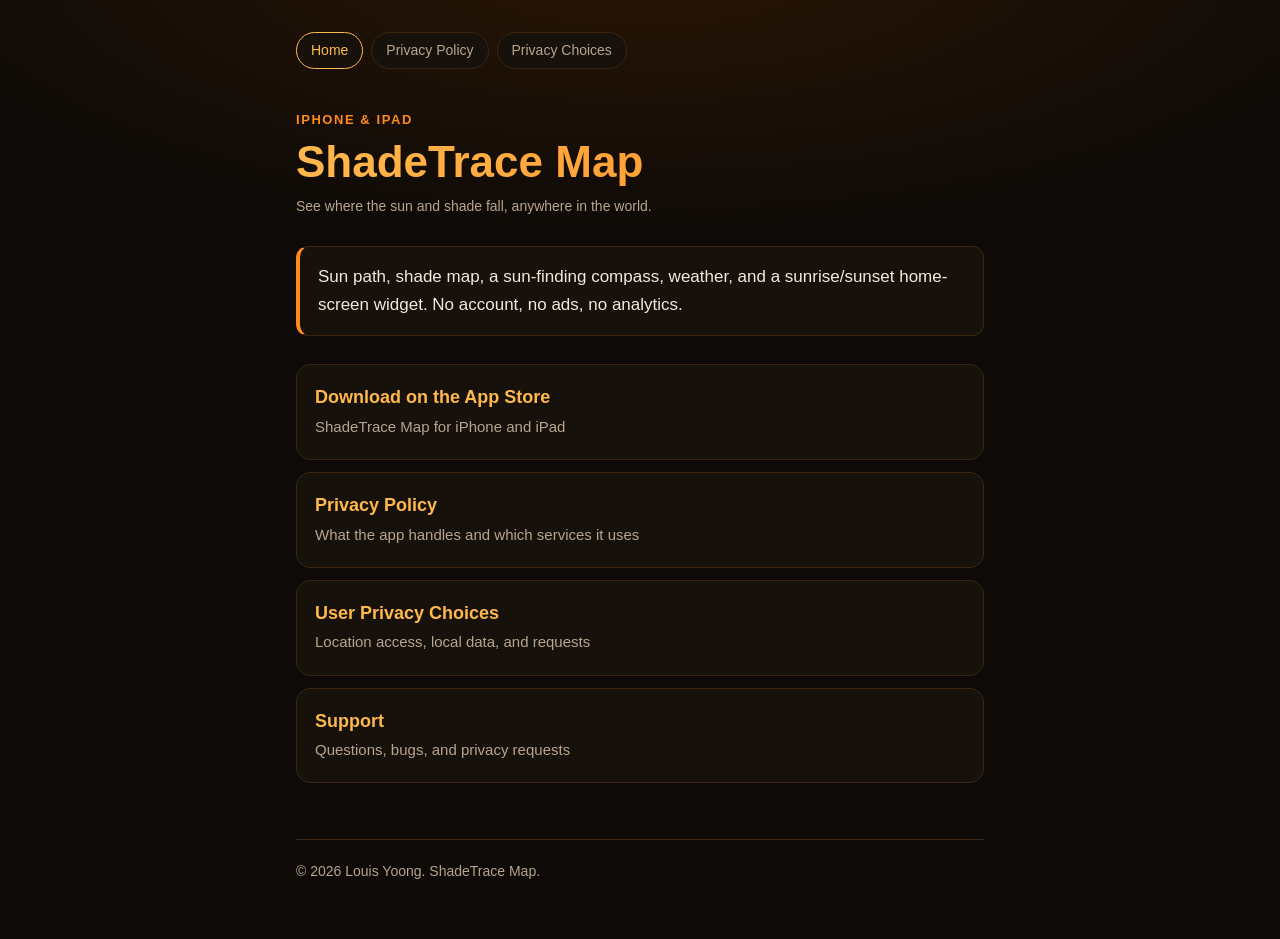
<file: docs/index.html>
<!doctype html>
<html lang="en">
<head>
  <meta charset="utf-8">
  <meta name="viewport" content="width=device-width, initial-scale=1">
  <meta name="description" content="ShadeTrace Map: see where the sun and shade fall, anywhere in the world.">
  <meta name="theme-color" content="#0d0a07">
  <title>ShadeTrace Map</title>
  <link rel="stylesheet" href="styles.css">
</head>
<body>
  <main>
    <nav><a href="index.html" aria-current="page">Home</a><a href="privacy.html">Privacy Policy</a><a href="privacy-choices.html">Privacy Choices</a></nav>
    <p class="eyebrow">iPhone &amp; iPad</p>
    <h1>ShadeTrace Map</h1>
    <p class="updated">See where the sun and shade fall, anywhere in the world.</p>

    <p class="notice">Sun path, shade map, a sun-finding compass, weather, and a sunrise/sunset home-screen widget. No account, no ads, no analytics.</p>

    <div class="cards">
      <a href="https://apps.apple.com/app/id6792345460"><strong>Download on the App Store</strong><span>ShadeTrace Map for iPhone and iPad</span></a>
      <a href="privacy.html"><strong>Privacy Policy</strong><span>What the app handles and which services it uses</span></a>
      <a href="privacy-choices.html"><strong>User Privacy Choices</strong><span>Location access, local data, and requests</span></a>
      <a href="https://github.com/louisyoong/shadetracemap-app/issues/new"><strong>Support</strong><span>Questions, bugs, and privacy requests</span></a>
    </div>

    <footer>© 2026 Louis Yoong. ShadeTrace Map.</footer>
  </main>
</body>
</html>
</file>
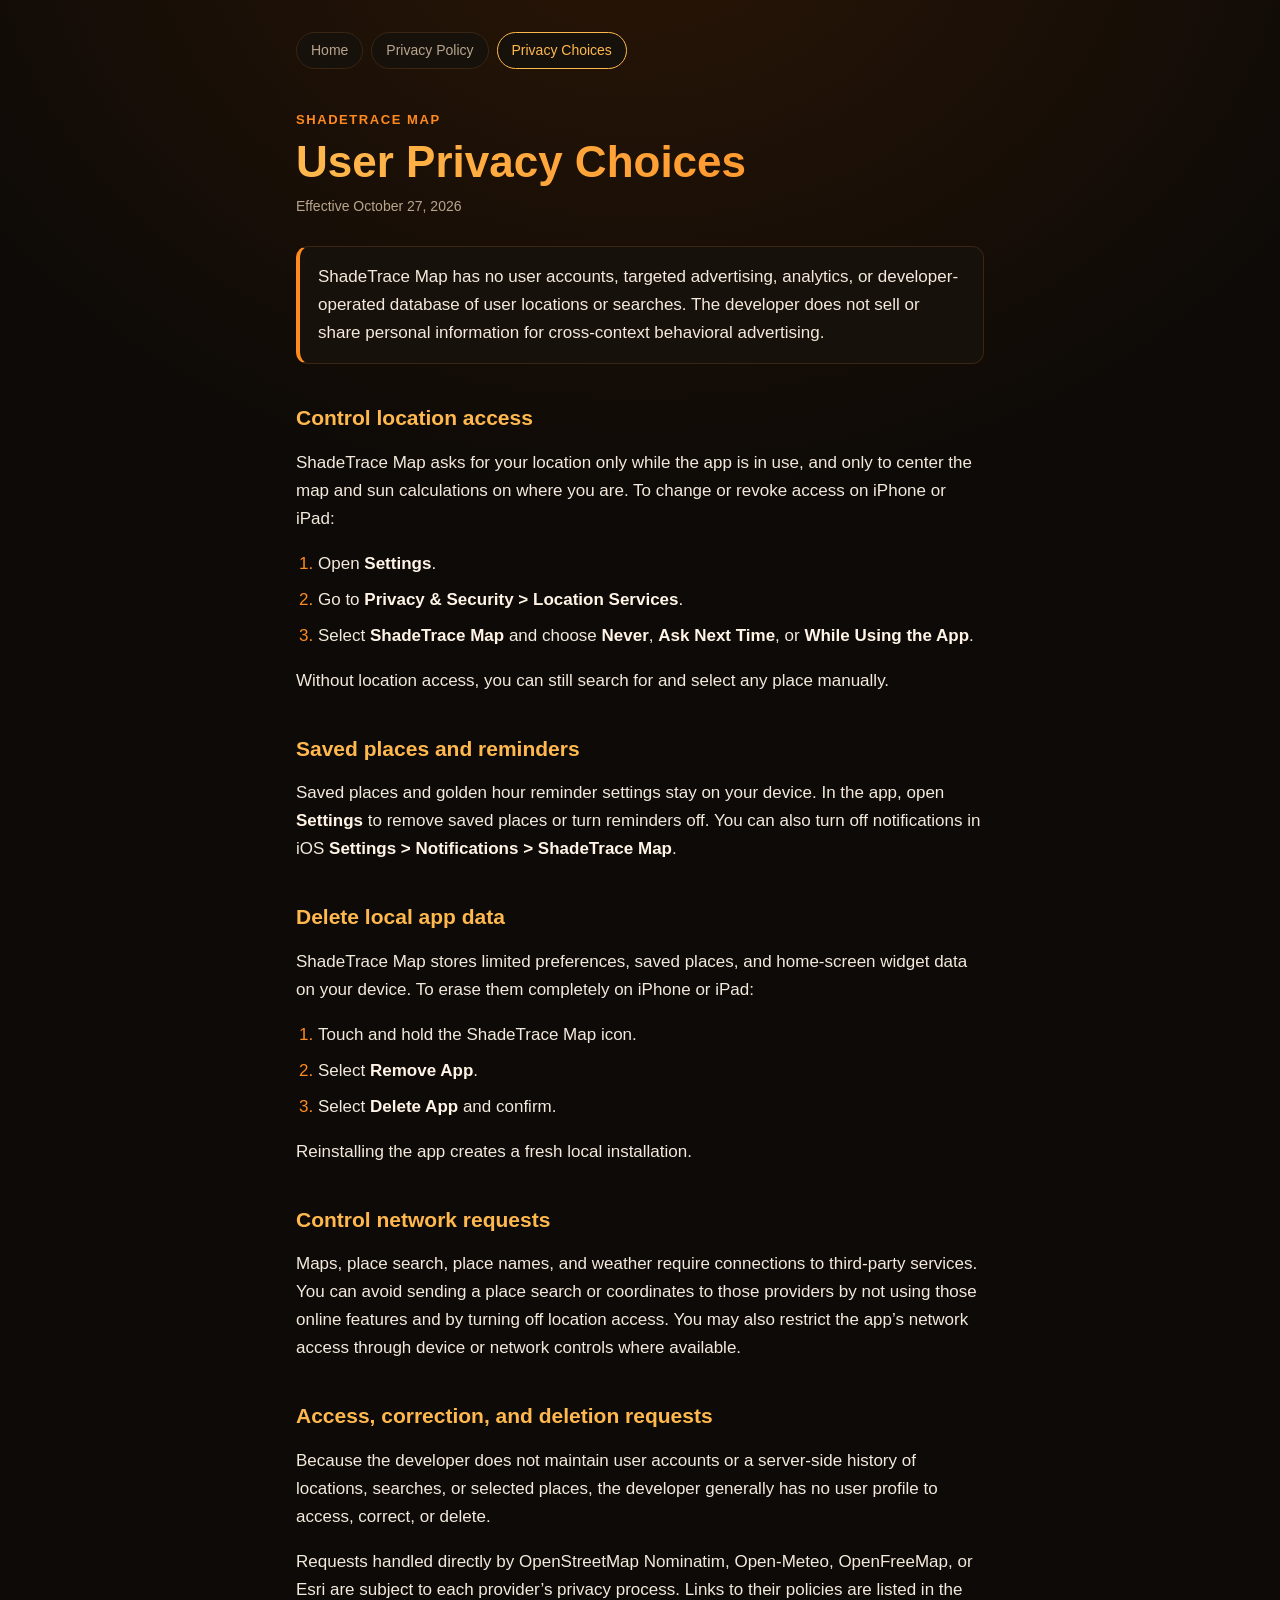
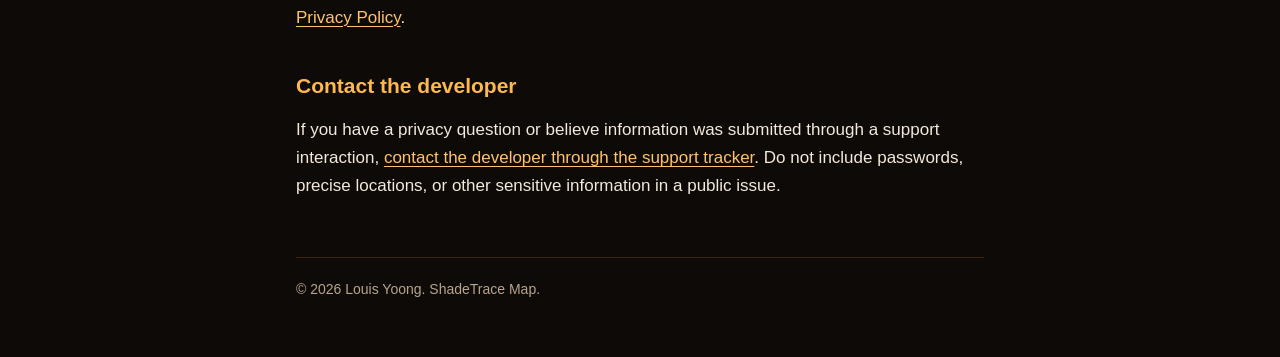
<file: docs/privacy-choices.html>
<!doctype html>
<html lang="en">
<head>
  <meta charset="utf-8">
  <meta name="viewport" content="width=device-width, initial-scale=1">
  <meta name="description" content="User privacy choices for the ShadeTrace Map app.">
  <meta name="theme-color" content="#0d0a07">
  <title>User Privacy Choices — ShadeTrace Map</title>
  <link rel="stylesheet" href="styles.css">
</head>
<body>
  <main>
    <nav><a href="index.html">Home</a><a href="privacy.html">Privacy Policy</a><a href="privacy-choices.html" aria-current="page">Privacy Choices</a></nav>
    <p class="eyebrow">ShadeTrace Map</p>
    <h1>User Privacy Choices</h1>
    <p class="updated">Effective October 27, 2026</p>

    <p class="notice">ShadeTrace Map has no user accounts, targeted advertising, analytics, or developer-operated database of user locations or searches. The developer does not sell or share personal information for cross-context behavioral advertising.</p>

    <h2>Control location access</h2>
    <p>ShadeTrace Map asks for your location only while the app is in use, and only to center the map and sun calculations on where you are. To change or revoke access on iPhone or iPad:</p>
    <ol>
      <li>Open <strong>Settings</strong>.</li>
      <li>Go to <strong>Privacy &amp; Security &gt; Location Services</strong>.</li>
      <li>Select <strong>ShadeTrace Map</strong> and choose <strong>Never</strong>, <strong>Ask Next Time</strong>, or <strong>While Using the App</strong>.</li>
    </ol>
    <p>Without location access, you can still search for and select any place manually.</p>

    <h2>Saved places and reminders</h2>
    <p>Saved places and golden hour reminder settings stay on your device. In the app, open <strong>Settings</strong> to remove saved places or turn reminders off. You can also turn off notifications in iOS <strong>Settings &gt; Notifications &gt; ShadeTrace Map</strong>.</p>

    <h2>Delete local app data</h2>
    <p>ShadeTrace Map stores limited preferences, saved places, and home-screen widget data on your device. To erase them completely on iPhone or iPad:</p>
    <ol>
      <li>Touch and hold the ShadeTrace Map icon.</li>
      <li>Select <strong>Remove App</strong>.</li>
      <li>Select <strong>Delete App</strong> and confirm.</li>
    </ol>
    <p>Reinstalling the app creates a fresh local installation.</p>

    <h2>Control network requests</h2>
    <p>Maps, place search, place names, and weather require connections to third-party services. You can avoid sending a place search or coordinates to those providers by not using those online features and by turning off location access. You may also restrict the app’s network access through device or network controls where available.</p>

    <h2>Access, correction, and deletion requests</h2>
    <p>Because the developer does not maintain user accounts or a server-side history of locations, searches, or selected places, the developer generally has no user profile to access, correct, or delete.</p>
    <p>Requests handled directly by OpenStreetMap Nominatim, Open-Meteo, OpenFreeMap, or Esri are subject to each provider’s privacy process. Links to their policies are listed in the <a href="privacy.html">Privacy Policy</a>.</p>

    <h2>Contact the developer</h2>
    <p>If you have a privacy question or believe information was submitted through a support interaction, <a href="https://github.com/louisyoong/shadetracemap-app/issues/new">contact the developer through the support tracker</a>. Do not include passwords, precise locations, or other sensitive information in a public issue.</p>

    <footer>© 2026 Louis Yoong. ShadeTrace Map.</footer>
  </main>
</body>
</html>
</file>
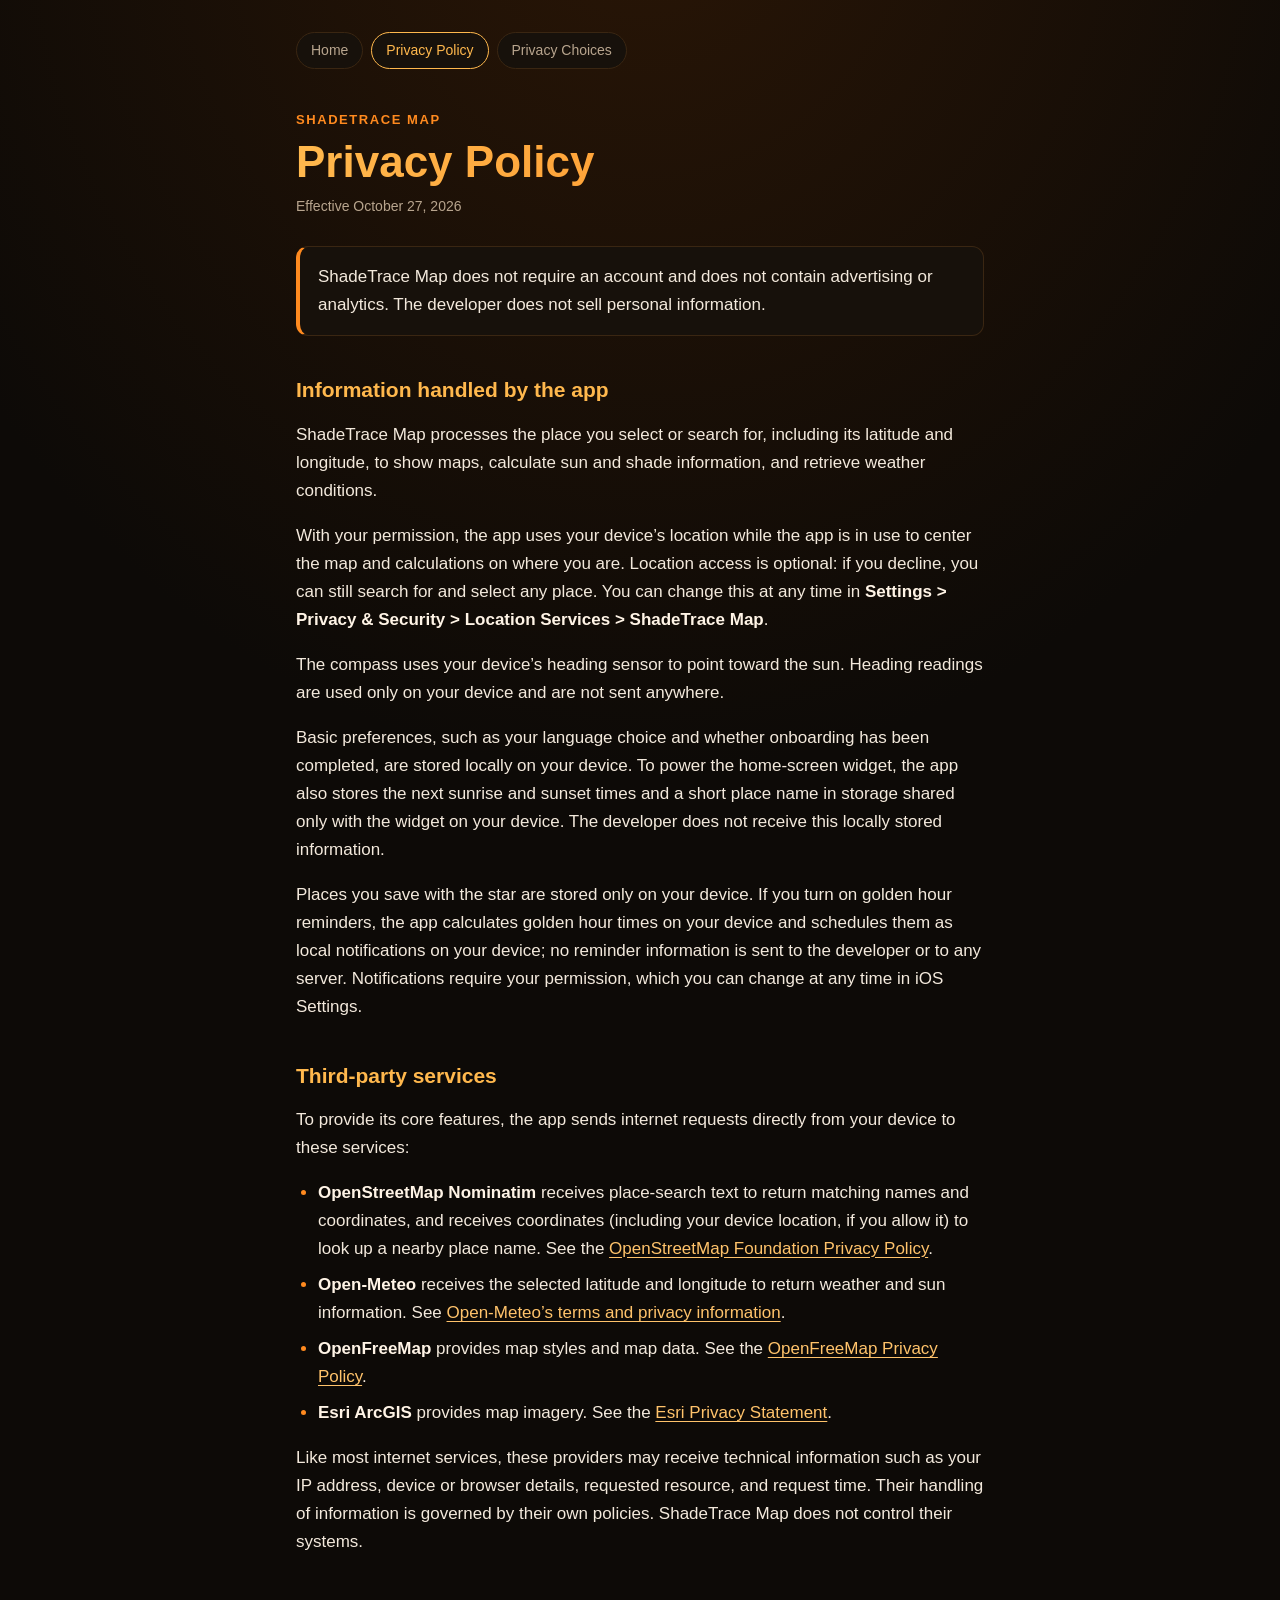
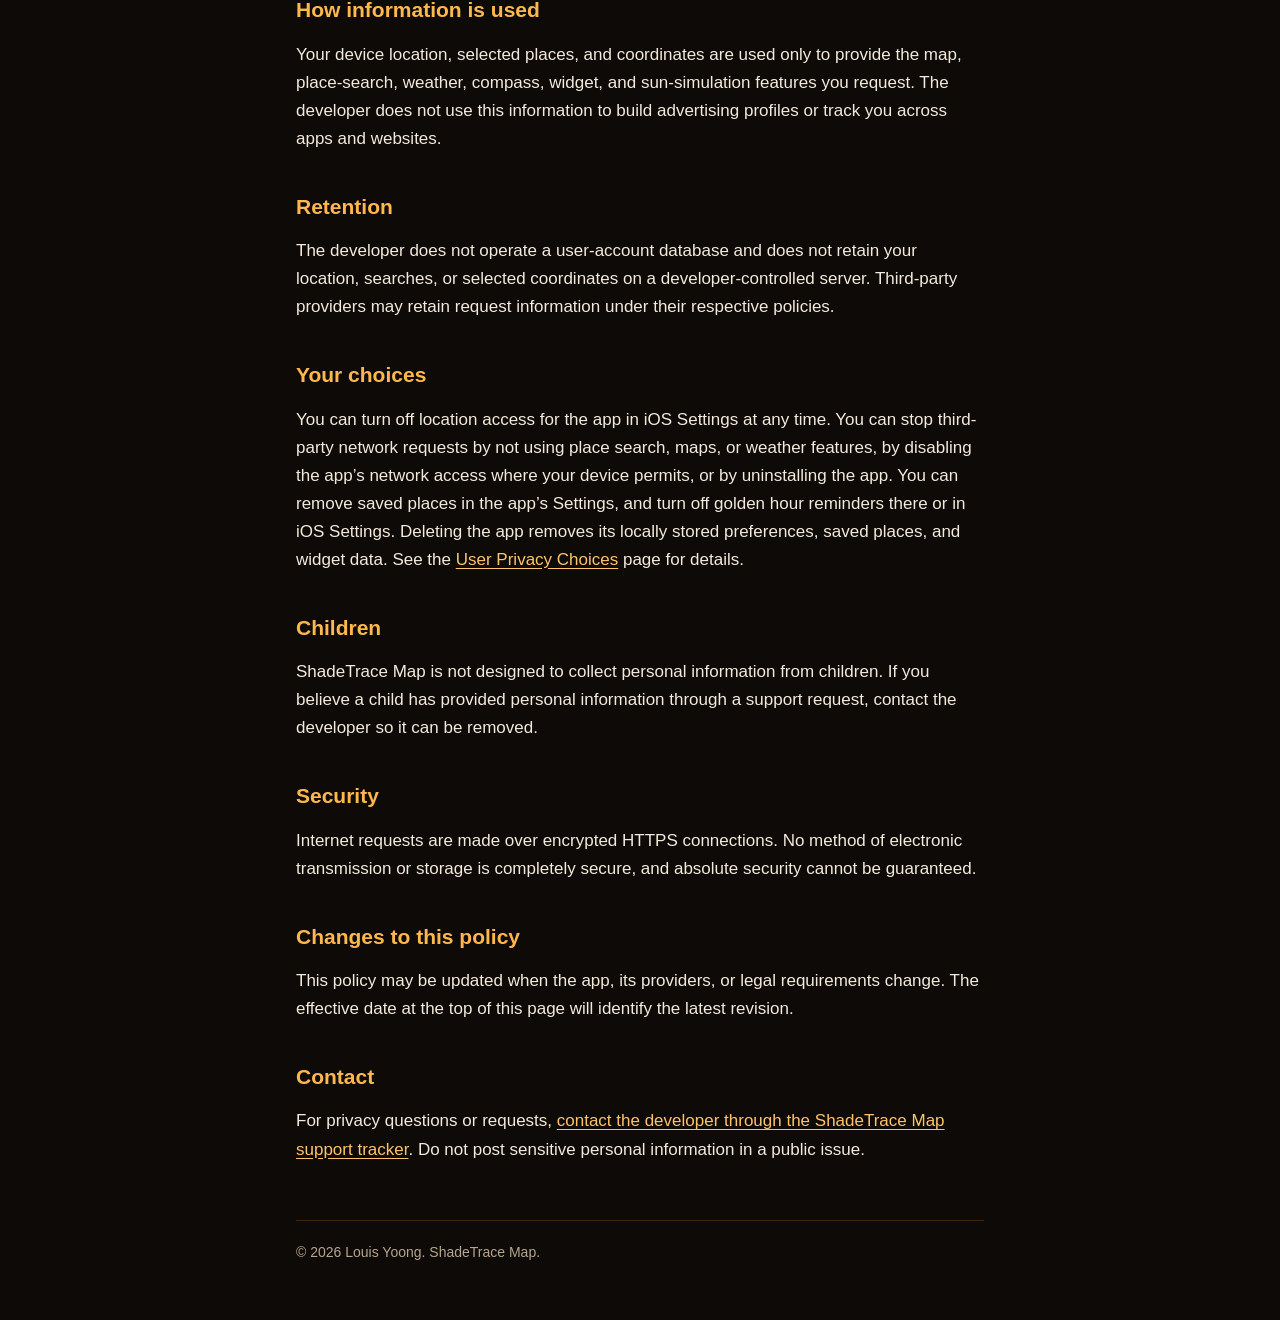
<file: docs/privacy.html>
<!doctype html>
<html lang="en">
<head>
  <meta charset="utf-8">
  <meta name="viewport" content="width=device-width, initial-scale=1">
  <meta name="description" content="Privacy Policy for the ShadeTrace Map app.">
  <meta name="theme-color" content="#0d0a07">
  <title>Privacy Policy — ShadeTrace Map</title>
  <link rel="stylesheet" href="styles.css">
</head>
<body>
  <main>
    <nav><a href="index.html">Home</a><a href="privacy.html" aria-current="page">Privacy Policy</a><a href="privacy-choices.html">Privacy Choices</a></nav>
    <p class="eyebrow">ShadeTrace Map</p>
    <h1>Privacy Policy</h1>
    <p class="updated">Effective October 27, 2026</p>

    <p class="notice">ShadeTrace Map does not require an account and does not contain advertising or analytics. The developer does not sell personal information.</p>

    <h2>Information handled by the app</h2>
    <p>ShadeTrace Map processes the place you select or search for, including its latitude and longitude, to show maps, calculate sun and shade information, and retrieve weather conditions.</p>
    <p>With your permission, the app uses your device’s location while the app is in use to center the map and calculations on where you are. Location access is optional: if you decline, you can still search for and select any place. You can change this at any time in <strong>Settings &gt; Privacy &amp; Security &gt; Location Services &gt; ShadeTrace Map</strong>.</p>
    <p>The compass uses your device’s heading sensor to point toward the sun. Heading readings are used only on your device and are not sent anywhere.</p>
    <p>Basic preferences, such as your language choice and whether onboarding has been completed, are stored locally on your device. To power the home-screen widget, the app also stores the next sunrise and sunset times and a short place name in storage shared only with the widget on your device. The developer does not receive this locally stored information.</p>
    <p>Places you save with the star are stored only on your device. If you turn on golden hour reminders, the app calculates golden hour times on your device and schedules them as local notifications on your device; no reminder information is sent to the developer or to any server. Notifications require your permission, which you can change at any time in iOS Settings.</p>

    <h2>Third-party services</h2>
    <p>To provide its core features, the app sends internet requests directly from your device to these services:</p>
    <ul>
      <li><strong>OpenStreetMap Nominatim</strong> receives place-search text to return matching names and coordinates, and receives coordinates (including your device location, if you allow it) to look up a nearby place name. See the <a href="https://osmfoundation.org/wiki/Privacy_Policy">OpenStreetMap Foundation Privacy Policy</a>.</li>
      <li><strong>Open-Meteo</strong> receives the selected latitude and longitude to return weather and sun information. See <a href="https://open-meteo.com/en/terms">Open-Meteo’s terms and privacy information</a>.</li>
      <li><strong>OpenFreeMap</strong> provides map styles and map data. See the <a href="https://openfreemap.org/privacy/">OpenFreeMap Privacy Policy</a>.</li>
      <li><strong>Esri ArcGIS</strong> provides map imagery. See the <a href="https://www.esri.com/en-us/privacy/privacy-statements/privacy-statement">Esri Privacy Statement</a>.</li>
    </ul>
    <p>Like most internet services, these providers may receive technical information such as your IP address, device or browser details, requested resource, and request time. Their handling of information is governed by their own policies. ShadeTrace Map does not control their systems.</p>

    <h2>How information is used</h2>
    <p>Your device location, selected places, and coordinates are used only to provide the map, place-search, weather, compass, widget, and sun-simulation features you request. The developer does not use this information to build advertising profiles or track you across apps and websites.</p>

    <h2>Retention</h2>
    <p>The developer does not operate a user-account database and does not retain your location, searches, or selected coordinates on a developer-controlled server. Third-party providers may retain request information under their respective policies.</p>

    <h2>Your choices</h2>
    <p>You can turn off location access for the app in iOS Settings at any time. You can stop third-party network requests by not using place search, maps, or weather features, by disabling the app’s network access where your device permits, or by uninstalling the app. You can remove saved places in the app’s Settings, and turn off golden hour reminders there or in iOS Settings. Deleting the app removes its locally stored preferences, saved places, and widget data. See the <a href="privacy-choices.html">User Privacy Choices</a> page for details.</p>

    <h2>Children</h2>
    <p>ShadeTrace Map is not designed to collect personal information from children. If you believe a child has provided personal information through a support request, contact the developer so it can be removed.</p>

    <h2>Security</h2>
    <p>Internet requests are made over encrypted HTTPS connections. No method of electronic transmission or storage is completely secure, and absolute security cannot be guaranteed.</p>

    <h2>Changes to this policy</h2>
    <p>This policy may be updated when the app, its providers, or legal requirements change. The effective date at the top of this page will identify the latest revision.</p>

    <h2>Contact</h2>
    <p>For privacy questions or requests, <a href="https://github.com/louisyoong/shadetracemap-app/issues/new">contact the developer through the ShadeTrace Map support tracker</a>. Do not post sensitive personal information in a public issue.</p>

    <footer>© 2026 Louis Yoong. ShadeTrace Map.</footer>
  </main>
</body>
</html>
</file>
<file: docs/styles.css>
:root {
  color-scheme: dark;
  --bg: #0d0a07;
  --bg-glow: #2a1606;
  --panel: #17110b;
  --panel-border: #3a2612;
  --text: #f3e9dc;
  --muted: #b8a58e;
  --gold: #ffb84d;
  --orange: #ff8a1f;
  --link: #ffc36b;
}

* { box-sizing: border-box; }

html { -webkit-text-size-adjust: 100%; }

body {
  margin: 0;
  min-height: 100vh;
  background:
    radial-gradient(ellipse 90% 45% at 50% -5%, var(--bg-glow), transparent 70%),
    var(--bg);
  color: var(--text);
  font: 17px/1.65 -apple-system, BlinkMacSystemFont, "SF Pro Text", "Segoe UI", Roboto, Helvetica, Arial, sans-serif;
}

main {
  max-width: 720px;
  margin: 0 auto;
  padding: 32px 16px 56px;
}

nav {
  display: flex;
  flex-wrap: wrap;
  gap: 8px;
  margin-bottom: 40px;
}

nav a {
  padding: 6px 14px;
  border: 1px solid var(--panel-border);
  border-radius: 999px;
  background: var(--panel);
  color: var(--muted);
  font-size: 14px;
  text-decoration: none;
}

nav a:hover, nav a[aria-current="page"] {
  border-color: var(--gold);
  color: var(--gold);
}

.eyebrow {
  margin: 0 0 6px;
  color: var(--orange);
  font-size: 13px;
  font-weight: 700;
  letter-spacing: 0.12em;
  text-transform: uppercase;
}

h1 {
  margin: 0;
  background: linear-gradient(90deg, var(--gold), var(--orange));
  -webkit-background-clip: text;
  background-clip: text;
  color: transparent;
  font-size: clamp(32px, 7vw, 44px);
  line-height: 1.15;
}

h2 {
  margin: 40px 0 8px;
  color: var(--gold);
  font-size: 21px;
  line-height: 1.3;
}

.updated {
  margin: 8px 0 28px;
  color: var(--muted);
  font-size: 14px;
}

.notice {
  margin: 0;
  padding: 16px 18px;
  border: 1px solid var(--panel-border);
  border-left: 4px solid var(--orange);
  border-radius: 12px;
  background: var(--panel);
}

p, li { overflow-wrap: anywhere; }

ul, ol { padding-left: 22px; }

li + li { margin-top: 8px; }

li::marker { color: var(--orange); }

strong { color: #fff4e6; }

a { color: var(--link); text-underline-offset: 3px; }

a:hover { color: var(--gold); }

.cards {
  display: grid;
  gap: 12px;
  margin-top: 28px;
}

.cards a {
  display: block;
  padding: 18px;
  border: 1px solid var(--panel-border);
  border-radius: 14px;
  background: var(--panel);
  color: var(--text);
  text-decoration: none;
}

.cards a:hover { border-color: var(--gold); }

.cards strong { display: block; color: var(--gold); font-size: 18px; }

.cards span { color: var(--muted); font-size: 15px; }

footer {
  margin-top: 56px;
  padding-top: 20px;
  border-top: 1px solid var(--panel-border);
  color: var(--muted);
  font-size: 14px;
}
</file>
